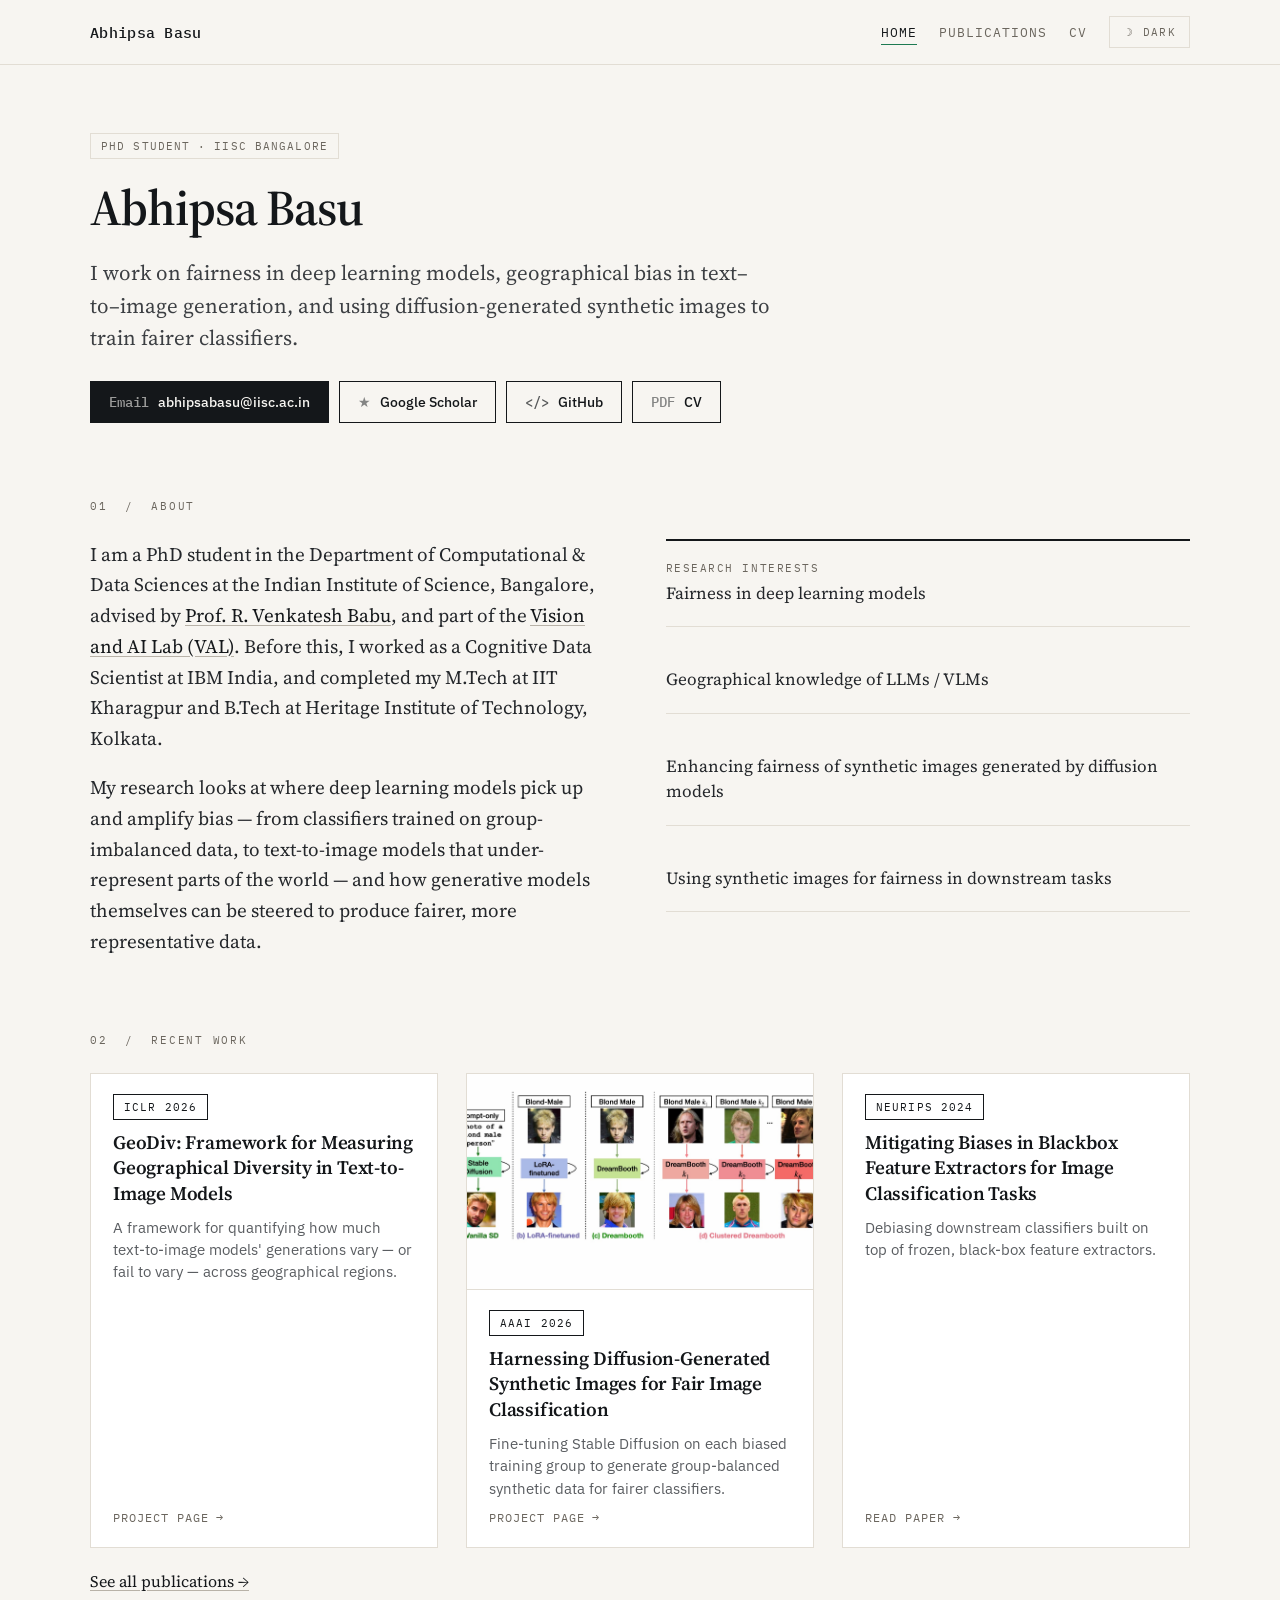
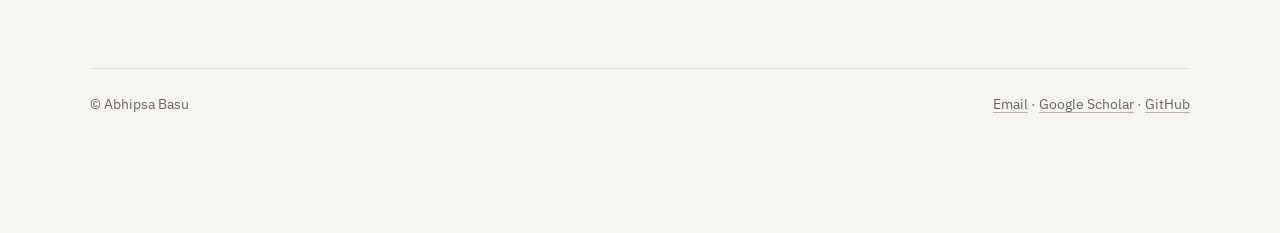
<file: index.html>
<!DOCTYPE html>
<html lang="en">
<head>
<meta charset="utf-8">
<meta name="viewport" content="width=device-width, initial-scale=1">
<title>Abhipsa Basu</title>
<meta name="description" content="Abhipsa Basu &mdash; PhD student at IISc Bangalore working on fairness in deep learning, diffusion models, and geographical bias in text-to-image models.">
<link rel="preconnect" href="https://fonts.googleapis.com" />
<link rel="preconnect" href="https://fonts.gstatic.com" crossorigin />
<link href="https://fonts.googleapis.com/css2?family=Source+Serif+4:opsz,wght@8..60,300;8..60,400;8..60,600;8..60,700&family=IBM+Plex+Mono:wght@400;500;600&family=IBM+Plex+Sans:wght@400;500;600&display=swap" rel="stylesheet" />
<link rel="stylesheet" href="assets/css/site.css" />
</head>
<body data-page="home">

<nav class="site-nav">
  <div class="wrap">
    <a class="brand" href="index.html">Abhipsa Basu</a>
    <div class="links">
      <a href="index.html" data-page="home">Home</a>
      <a href="publications.html" data-page="publications">Publications</a>
      <a href="cv.html" data-page="cv">CV</a>
      <button type="button" class="theme-btn" id="themeBtn" title="Toggle theme">
        <span id="themeIcon">&#9789;</span><span id="themeLabel">Dark</span>
      </button>
    </div>
  </div>
</nav>

<div class="wrap">

  <header style="padding: clamp(40px, 6vw, 68px) 0 0; display:flex; flex-direction:column; gap: 22px;">
    <div class="badge soft" style="align-self:flex-start">PhD Student &middot; IISc Bangalore</div>
    <h1 class="page-title" style="max-width:20ch">Abhipsa Basu</h1>
    <p class="subtitle">I work on fairness in deep learning models, geographical bias in text&ndash;to&ndash;image generation, and using diffusion-generated synthetic images to train fairer classifiers.</p>
    <div class="links-row" style="display:flex; flex-wrap:wrap; gap:10px; padding-top:4px">
      <a class="btn btn-primary" href="mailto:abhipsabasu@iisc.ac.in"><span class="tag">Email</span> abhipsabasu@iisc.ac.in</a>
      <a class="btn" href="https://tinyurl.com/4u2xb65m" target="_blank" rel="noopener"><span class="tag" style="opacity:.5">&#9733;</span> Google Scholar</a>
      <a class="btn" href="https://github.com/abhipsabasu" target="_blank" rel="noopener"><span class="tag" style="opacity:.7">&lt;/&gt;</span> GitHub</a>
      <a class="btn" href="files/Abhipsa_Basu_CV.pdf" target="_blank" rel="noopener"><span class="tag" style="opacity:.5">PDF</span> CV</a>
    </div>
  </header>

  <section class="block" id="about">
    <div class="section-label">01 &nbsp;/&nbsp; About</div>
    <div class="grid-2">
      <div class="body-col">
        <p style="margin:0">I am a PhD student in the Department of Computational &amp; Data Sciences at the Indian Institute of Science, Bangalore, advised by <a href="http://cds.iisc.ac.in/faculty/venky/" target="_blank" rel="noopener">Prof. R. Venkatesh Babu</a>, and part of the <a href="https://val.cds.iisc.ac.in/" target="_blank" rel="noopener">Vision and AI Lab (VAL)</a>. Before this, I worked as a Cognitive Data Scientist at IBM India, and completed my M.Tech at IIT Kharagpur and B.Tech at Heritage Institute of Technology, Kolkata.</p>
        <p style="margin:0">My research looks at where deep learning models pick up and amplify bias &mdash; from classifiers trained on group-imbalanced data, to text-to-image models that under-represent parts of the world &mdash; and how generative models themselves can be steered to produce fairer, more representative data.</p>
      </div>
      <div class="feature-list">
        <div class="feature-item">
          <div class="feature-k">Research interests</div>
          <div class="feature-v">Fairness in deep learning models</div>
        </div>
        <div class="feature-item">
          <div class="feature-k">&nbsp;</div>
          <div class="feature-v">Geographical knowledge of LLMs / VLMs</div>
        </div>
        <div class="feature-item">
          <div class="feature-k">&nbsp;</div>
          <div class="feature-v">Enhancing fairness of synthetic images generated by diffusion models</div>
        </div>
        <div class="feature-item">
          <div class="feature-k">&nbsp;</div>
          <div class="feature-v">Using synthetic images for fairness in downstream tasks</div>
        </div>
      </div>
    </div>
  </section>

  <section class="block" id="highlights">
    <div class="section-label">02 &nbsp;/&nbsp; Recent work</div>
    <div class="card-grid">
      <a class="card" href="https://abhipsabasu.github.io/geodiv/" target="_blank" rel="noopener">
        <div class="body">
          <div class="card-badges"><span class="badge">ICLR 2026</span></div>
          <h3>GeoDiv: Framework for Measuring Geographical Diversity in Text-to-Image Models</h3>
          <p>A framework for quantifying how much text-to-image models' generations vary &mdash; or fail to vary &mdash; across geographical regions.</p>
          <span class="go">Project page &rarr;</span>
        </div>
      </a>
      <a class="card" href="projects/harnessing/index.html">
        <div class="thumb"><img src="projects/harnessing/assets/fig1-generation-approaches.jpg" alt="Four diffusion generation strategies compared: Vanilla SD, LoRA, DreamBooth, Clustered DreamBooth." /></div>
        <div class="body">
          <div class="card-badges"><span class="badge">AAAI 2026</span></div>
          <h3>Harnessing Diffusion-Generated Synthetic Images for Fair Image Classification</h3>
          <p>Fine-tuning Stable Diffusion on each biased training group to generate group-balanced synthetic data for fairer classifiers.</p>
          <span class="go">Project page &rarr;</span>
        </div>
      </a>
      <a class="card" href="https://proceedings.neurips.cc/paper_files/paper/2024/file/c023f4ec4c567ad48188e9b2ce6bdba7-Paper-Conference.pdf" target="_blank" rel="noopener">
        <div class="body">
          <div class="card-badges"><span class="badge">NeurIPS 2024</span></div>
          <h3>Mitigating Biases in Blackbox Feature Extractors for Image Classification Tasks</h3>
          <p>Debiasing downstream classifiers built on top of frozen, black-box feature extractors.</p>
          <span class="go">Read paper &rarr;</span>
        </div>
      </a>
    </div>
    <p style="margin:22px 0 0"><a href="publications.html">See all publications &rarr;</a></p>
  </section>

  <footer class="site">
    <span>&copy; Abhipsa Basu</span>
    <span>
      <a href="mailto:abhipsabasu@iisc.ac.in">Email</a> &middot;
      <a href="https://tinyurl.com/4u2xb65m" target="_blank" rel="noopener">Google Scholar</a> &middot;
      <a href="https://github.com/abhipsabasu" target="_blank" rel="noopener">GitHub</a>
    </span>
  </footer>
</div>

<script src="assets/js/site.js"></script>
</body>
</html>
</file>
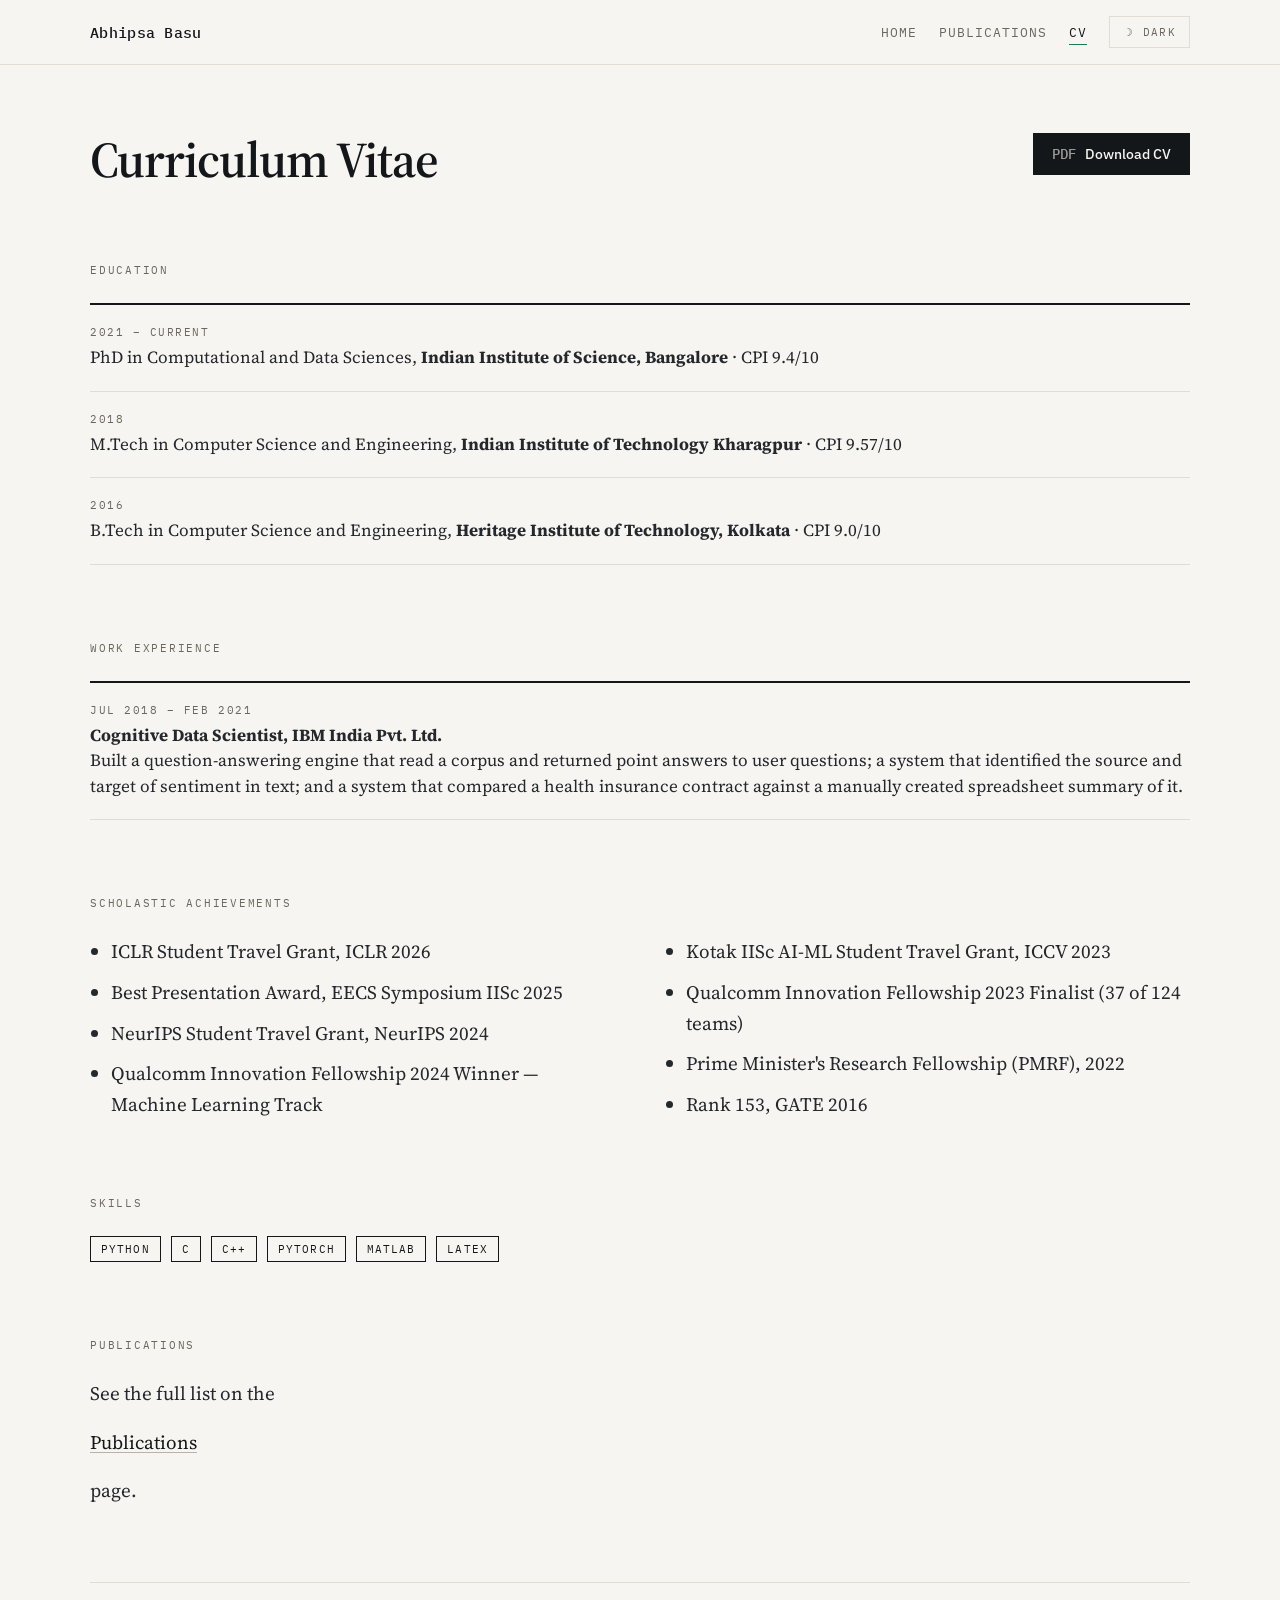
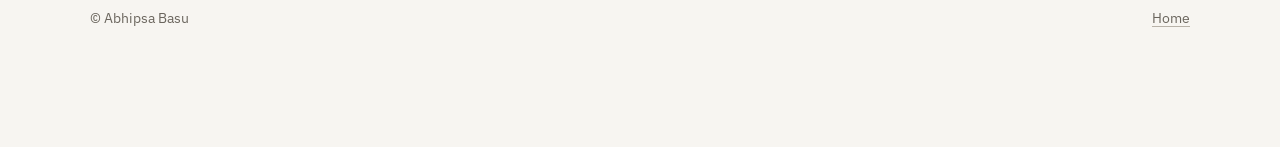
<file: cv.html>
<!DOCTYPE html>
<html lang="en">
<head>
<meta charset="utf-8">
<meta name="viewport" content="width=device-width, initial-scale=1">
<title>CV &middot; Abhipsa Basu</title>
<link rel="preconnect" href="https://fonts.googleapis.com" />
<link rel="preconnect" href="https://fonts.gstatic.com" crossorigin />
<link href="https://fonts.googleapis.com/css2?family=Source+Serif+4:opsz,wght@8..60,300;8..60,400;8..60,600;8..60,700&family=IBM+Plex+Mono:wght@400;500;600&family=IBM+Plex+Sans:wght@400;500;600&display=swap" rel="stylesheet" />
<link rel="stylesheet" href="assets/css/site.css" />
</head>
<body data-page="cv">

<nav class="site-nav">
  <div class="wrap">
    <a class="brand" href="index.html">Abhipsa Basu</a>
    <div class="links">
      <a href="index.html" data-page="home">Home</a>
      <a href="publications.html" data-page="publications">Publications</a>
      <a href="cv.html" data-page="cv">CV</a>
      <button type="button" class="theme-btn" id="themeBtn" title="Toggle theme">
        <span id="themeIcon">&#9789;</span><span id="themeLabel">Dark</span>
      </button>
    </div>
  </div>
</nav>

<div class="wrap">
  <header style="padding: clamp(40px, 6vw, 68px) 0 0; display:flex; flex-direction:column; gap: 18px;">
    <div class="top-row" style="display:flex; align-items:flex-start; justify-content:space-between; gap:16px; flex-wrap:wrap;">
      <h1 class="page-title">Curriculum Vitae</h1>
      <a class="btn btn-primary" href="files/Abhipsa_Basu_CV.pdf" target="_blank" rel="noopener"><span class="tag" style="opacity:.6">PDF</span> Download CV</a>
    </div>
  </header>

  <section class="block" id="education">
    <div class="section-label">Education</div>
    <div class="feature-list">
      <div class="feature-item">
        <div class="feature-k">2021 &ndash; Current</div>
        <div class="feature-v">PhD in Computational and Data Sciences, <strong>Indian Institute of Science, Bangalore</strong> &middot; CPI 9.4/10</div>
      </div>
      <div class="feature-item">
        <div class="feature-k">2018</div>
        <div class="feature-v">M.Tech in Computer Science and Engineering, <strong>Indian Institute of Technology Kharagpur</strong> &middot; CPI 9.57/10</div>
      </div>
      <div class="feature-item">
        <div class="feature-k">2016</div>
        <div class="feature-v">B.Tech in Computer Science and Engineering, <strong>Heritage Institute of Technology, Kolkata</strong> &middot; CPI 9.0/10</div>
      </div>
    </div>
  </section>

  <section class="block" id="experience">
    <div class="section-label">Work experience</div>
    <div class="feature-list">
      <div class="feature-item">
        <div class="feature-k">Jul 2018 &ndash; Feb 2021</div>
        <div class="feature-v">
          <strong>Cognitive Data Scientist, IBM India Pvt. Ltd.</strong><br/>
          Built a question-answering engine that read a corpus and returned point answers to user questions; a system that identified the source and target of sentiment in text; and a system that compared a health insurance contract against a manually created spreadsheet summary of it.
        </div>
      </div>
    </div>
  </section>

  <section class="block" id="awards">
    <div class="section-label">Scholastic achievements</div>
    <div class="grid-2">
      <div class="body-col">
        <ul style="margin:0; padding-left: 1.1em; display:flex; flex-direction:column; gap:10px">
          <li>ICLR Student Travel Grant, ICLR 2026</li>
          <li>Best Presentation Award, EECS Symposium IISc 2025</li>
          <li>NeurIPS Student Travel Grant, NeurIPS 2024</li>
          <li>Qualcomm Innovation Fellowship 2024 Winner &mdash; Machine Learning Track</li>
        </ul>
      </div>
      <div class="body-col">
        <ul style="margin:0; padding-left: 1.1em; display:flex; flex-direction:column; gap:10px">
          <li>Kotak IISc AI-ML Student Travel Grant, ICCV 2023</li>
          <li>Qualcomm Innovation Fellowship 2023 Finalist (37 of 124 teams)</li>
          <li>Prime Minister's Research Fellowship (PMRF), 2022</li>
          <li>Rank 153, GATE 2016</li>
        </ul>
      </div>
    </div>
  </section>

  <section class="block" id="skills">
    <div class="section-label">Skills</div>
    <div class="tag-row">
      <span class="badge">Python</span>
      <span class="badge">C</span>
      <span class="badge">C++</span>
      <span class="badge">PyTorch</span>
      <span class="badge">MATLAB</span>
      <span class="badge">LaTeX</span>
    </div>
  </section>

  <section class="block" id="publications-link">
    <div class="section-label">Publications</div>
    <p class="body-col" style="margin:0">See the full list on the <a href="publications.html">Publications</a> page.</p>
  </section>

  <footer class="site">
    <span>&copy; Abhipsa Basu</span>
    <span><a href="index.html">Home</a></span>
  </footer>
</div>

<script src="assets/js/site.js"></script>
</body>
</html>
</file>
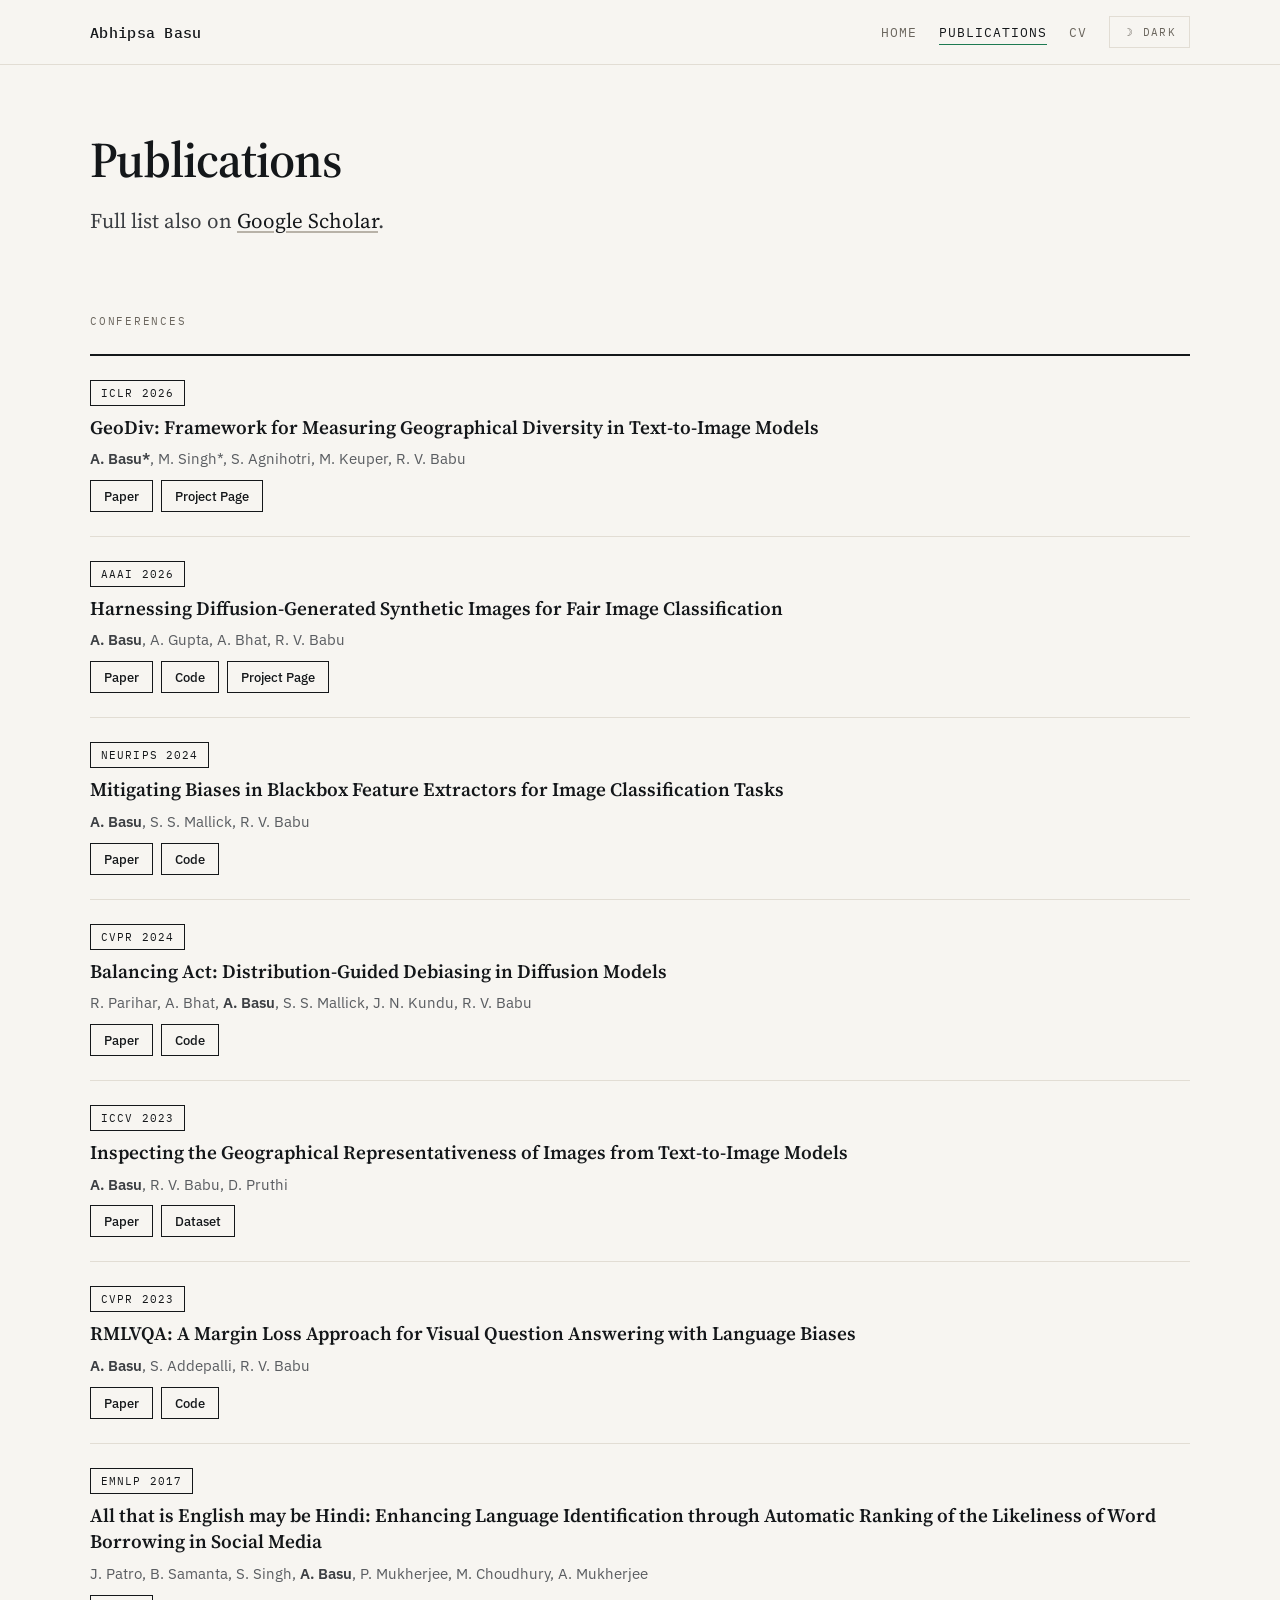
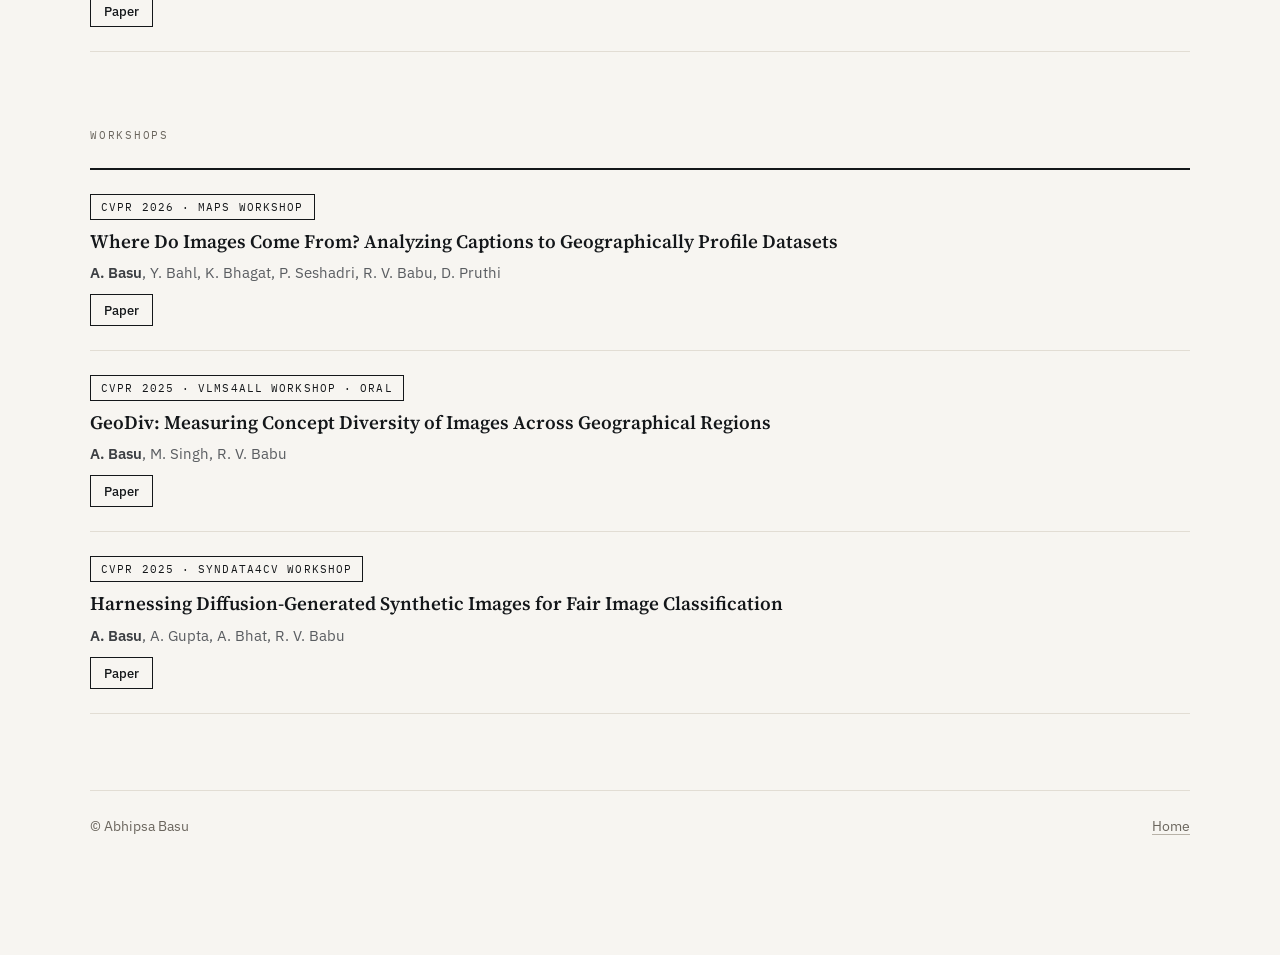
<file: publications.html>
<!DOCTYPE html>
<html lang="en">
<head>
<meta charset="utf-8">
<meta name="viewport" content="width=device-width, initial-scale=1">
<title>Publications &middot; Abhipsa Basu</title>
<link rel="preconnect" href="https://fonts.googleapis.com" />
<link rel="preconnect" href="https://fonts.gstatic.com" crossorigin />
<link href="https://fonts.googleapis.com/css2?family=Source+Serif+4:opsz,wght@8..60,300;8..60,400;8..60,600;8..60,700&family=IBM+Plex+Mono:wght@400;500;600&family=IBM+Plex+Sans:wght@400;500;600&display=swap" rel="stylesheet" />
<link rel="stylesheet" href="assets/css/site.css" />
</head>
<body data-page="publications">

<nav class="site-nav">
  <div class="wrap">
    <a class="brand" href="index.html">Abhipsa Basu</a>
    <div class="links">
      <a href="index.html" data-page="home">Home</a>
      <a href="publications.html" data-page="publications">Publications</a>
      <a href="cv.html" data-page="cv">CV</a>
      <button type="button" class="theme-btn" id="themeBtn" title="Toggle theme">
        <span id="themeIcon">&#9789;</span><span id="themeLabel">Dark</span>
      </button>
    </div>
  </div>
</nav>

<div class="wrap">
  <header style="padding: clamp(40px, 6vw, 68px) 0 0; display:flex; flex-direction:column; gap: 18px;">
    <h1 class="page-title">Publications</h1>
    <p class="subtitle">Full list also on <a href="https://tinyurl.com/4u2xb65m" target="_blank" rel="noopener">Google Scholar</a>.</p>
  </header>

  <section class="block" id="conferences">
    <div class="section-label">Conferences</div>
    <div class="pub-list">

      <div class="pub-item">
        <div class="pub-meta"><span class="badge">ICLR 2026</span></div>
        <div class="pub-title">GeoDiv: Framework for Measuring Geographical Diversity in Text-to-Image Models</div>
        <div class="pub-authors"><strong>A. Basu*</strong>, M. Singh*, S. Agnihotri, M. Keuper, R. V. Babu</div>
        <div class="pub-links">
          <a class="btn small" href="https://openreview.net/pdf?id=WliHWqTfAb" target="_blank" rel="noopener">Paper</a>
          <a class="btn small" href="https://abhipsabasu.github.io/geodiv/" target="_blank" rel="noopener">Project Page</a>
        </div>
      </div>

      <div class="pub-item">
        <div class="pub-meta"><span class="badge">AAAI 2026</span></div>
        <div class="pub-title">Harnessing Diffusion-Generated Synthetic Images for Fair Image Classification</div>
        <div class="pub-authors"><strong>A. Basu</strong>, A. Gupta, A. Bhat, R. V. Babu</div>
        <div class="pub-links">
          <a class="btn small" href="https://arxiv.org/pdf/2511.08711" target="_blank" rel="noopener">Paper</a>
          <a class="btn small" href="https://github.com/abhipsabasu/harnessing_diff_models" target="_blank" rel="noopener">Code</a>
          <a class="btn small" href="projects/harnessing/index.html">Project Page</a>
        </div>
      </div>

      <div class="pub-item">
        <div class="pub-meta"><span class="badge">NeurIPS 2024</span></div>
        <div class="pub-title">Mitigating Biases in Blackbox Feature Extractors for Image Classification Tasks</div>
        <div class="pub-authors"><strong>A. Basu</strong>, S. S. Mallick, R. V. Babu</div>
        <div class="pub-links">
          <a class="btn small" href="https://proceedings.neurips.cc/paper_files/paper/2024/file/c023f4ec4c567ad48188e9b2ce6bdba7-Paper-Conference.pdf" target="_blank" rel="noopener">Paper</a>
          <a class="btn small" href="https://github.com/abhipsabasu/blackbox_bias_mitigation" target="_blank" rel="noopener">Code</a>
        </div>
      </div>

      <div class="pub-item">
        <div class="pub-meta"><span class="badge">CVPR 2024</span></div>
        <div class="pub-title">Balancing Act: Distribution-Guided Debiasing in Diffusion Models</div>
        <div class="pub-authors">R. Parihar, A. Bhat, <strong>A. Basu</strong>, S. S. Mallick, J. N. Kundu, R. V. Babu</div>
        <div class="pub-links">
          <a class="btn small" href="https://openaccess.thecvf.com/content/CVPR2024/papers/Parihar_Balancing_Act_Distribution-Guided_Debiasing_in_Diffusion_Models_CVPR_2024_paper.pdf" target="_blank" rel="noopener">Paper</a>
          <a class="btn small" href="https://github.com/rishubhpar/debiasing_gen_models" target="_blank" rel="noopener">Code</a>
        </div>
      </div>

      <div class="pub-item">
        <div class="pub-meta"><span class="badge">ICCV 2023</span></div>
        <div class="pub-title">Inspecting the Geographical Representativeness of Images from Text-to-Image Models</div>
        <div class="pub-authors"><strong>A. Basu</strong>, R. V. Babu, D. Pruthi</div>
        <div class="pub-links">
          <a class="btn small" href="https://openaccess.thecvf.com/content/ICCV2023/papers/Basu_Inspecting_the_Geographical_Representativeness_of_Images_from_Text-to-Image_Models_ICCV_2023_paper.pdf" target="_blank" rel="noopener">Paper</a>
          <a class="btn small" href="https://github.com/val-iisc/Geographical_Representativeness" target="_blank" rel="noopener">Dataset</a>
        </div>
      </div>

      <div class="pub-item">
        <div class="pub-meta"><span class="badge">CVPR 2023</span></div>
        <div class="pub-title">RMLVQA: A Margin Loss Approach for Visual Question Answering with Language Biases</div>
        <div class="pub-authors"><strong>A. Basu</strong>, S. Addepalli, R. V. Babu</div>
        <div class="pub-links">
          <a class="btn small" href="https://openaccess.thecvf.com/content/CVPR2023/papers/Basu_RMLVQA_A_Margin_Loss_Approach_for_Visual_Question_Answering_With_CVPR_2023_paper.pdf" target="_blank" rel="noopener">Paper</a>
          <a class="btn small" href="https://github.com/val-iisc/RMLVQA" target="_blank" rel="noopener">Code</a>
        </div>
      </div>

      <div class="pub-item">
        <div class="pub-meta"><span class="badge">EMNLP 2017</span></div>
        <div class="pub-title">All that is English may be Hindi: Enhancing Language Identification through Automatic Ranking of the Likeliness of Word Borrowing in Social Media</div>
        <div class="pub-authors">J. Patro, B. Samanta, S. Singh, <strong>A. Basu</strong>, P. Mukherjee, M. Choudhury, A. Mukherjee</div>
        <div class="pub-links">
          <a class="btn small" href="https://arxiv.org/abs/1707.08446" target="_blank" rel="noopener">Paper</a>
        </div>
      </div>

    </div>
  </section>

  <section class="block" id="workshops">
    <div class="section-label">Workshops</div>
    <div class="pub-list">

      <div class="pub-item">
        <div class="pub-meta"><span class="badge">CVPR 2026 &middot; MAPS Workshop</span></div>
        <div class="pub-title">Where Do Images Come From? Analyzing Captions to Geographically Profile Datasets</div>
        <div class="pub-authors"><strong>A. Basu</strong>, Y. Bahl, K. Bhagat, P. Seshadri, R. V. Babu, D. Pruthi</div>
        <div class="pub-links">
          <a class="btn small" href="https://arxiv.org/pdf/2602.09775" target="_blank" rel="noopener">Paper</a>
        </div>
      </div>

      <div class="pub-item">
        <div class="pub-meta"><span class="badge">CVPR 2025 &middot; VLMs4All Workshop &middot; Oral</span></div>
        <div class="pub-title">GeoDiv: Measuring Concept Diversity of Images Across Geographical Regions</div>
        <div class="pub-authors"><strong>A. Basu</strong>, M. Singh, R. V. Babu</div>
        <div class="pub-links">
          <a class="btn small" href="https://openreview.net/pdf?id=AklC4jcZXW" target="_blank" rel="noopener">Paper</a>
        </div>
      </div>

      <div class="pub-item">
        <div class="pub-meta"><span class="badge">CVPR 2025 &middot; SynData4CV Workshop</span></div>
        <div class="pub-title">Harnessing Diffusion-Generated Synthetic Images for Fair Image Classification</div>
        <div class="pub-authors"><strong>A. Basu</strong>, A. Gupta, A. Bhat, R. V. Babu</div>
        <div class="pub-links">
          <a class="btn small" href="https://openreview.net/pdf?id=f4bVOfrD5h" target="_blank" rel="noopener">Paper</a>
        </div>
      </div>

    </div>
  </section>

  <footer class="site">
    <span>&copy; Abhipsa Basu</span>
    <span><a href="index.html">Home</a></span>
  </footer>
</div>

<script src="assets/js/site.js"></script>
</body>
</html>
</file>
<file: assets/css/site.css>
:root {
  --paper: #f7f5f1; --ink: #14171a; --surface: #ffffff; --figbg: #ffffff;
  --line: #e2ddd4; --line2: #eeeae3; --track: #d6d0c6; --dash: #c2bcb2;
  --text: #24272b; --text2: #3c3f43; --text3: #5a5d61;
  --muted: #6b665e; --muted2: #8a847a; --muted3: #b0a99e;
  --accent: #1d7a52; --hl: rgba(44,168,107,0.07);
  --code-bg: #14171a; --code-fg: #e8e4dc;
  --figfilter: none;
}
[data-theme="dark"] {
  --paper: #15161a; --ink: #f2efe9; --surface: #1c1e23; --figbg: #f4f2ee;
  --line: #2f3238; --line2: #26282d; --track: #3a3d43; --dash: #4a4e55;
  --text: #e6e3dd; --text2: #cbc7c0; --text3: #a9a49b;
  --muted: #918b82; --muted2: #7f7a71; --muted3: #605c55;
  --accent: #4ec48a; --hl: rgba(78,196,138,0.13);
  --code-bg: #0e0f12; --code-fg: #e8e4dc;
  --figfilter: saturate(0.94) brightness(0.97);
}

html { scroll-behavior: smooth; background: var(--paper); }
html, body { overflow-x: clip; max-width: 100%; }
* { box-sizing: border-box; }
img { filter: var(--figfilter); max-width: 100%; }
body {
  margin: 0; background: var(--paper); color: var(--ink);
  font-family: "Source Serif 4", Georgia, serif; -webkit-font-smoothing: antialiased;
}
html, body, section, figure, nav, header, footer, div, span, p, h1, h2, h3, a, button, pre, img {
  transition: background-color 380ms ease, color 380ms ease, border-color 380ms ease, filter 380ms ease;
}
@media (prefers-reduced-motion: reduce) {
  html, body, section, figure, nav, header, footer, div, span, p, h1, h2, h3, a, button, pre, img { transition: none; }
}
[id] { scroll-margin-top: 86px; }
a { color: var(--ink); text-decoration-color: #b8b2a8; text-underline-offset: 3px; }
a:hover { color: var(--accent); text-decoration-color: var(--accent); }
.mono { font-family: 'IBM Plex Mono', monospace; }
.sans { font-family: 'IBM Plex Sans', sans-serif; }

.wrap { max-width: 1180px; margin: 0 auto; padding: 0 clamp(18px, 5vw, 40px) 120px; }

/* site-wide top nav */
.site-nav {
  position: sticky; top: 0; z-index: 40; background: var(--paper);
  border-bottom: 1px solid var(--line);
}
.site-nav .wrap { padding: 16px clamp(18px, 5vw, 40px); display: flex; align-items: center; justify-content: space-between; gap: 16px; flex-wrap: wrap; max-width: 1180px; }
.site-nav .brand { font-family: 'IBM Plex Mono', monospace; font-size: 15px; letter-spacing: 0.02em; text-decoration: none; color: var(--ink); font-weight: 500; }
.site-nav .brand:hover { color: var(--accent); }
.site-nav .links { display: flex; align-items: center; gap: 22px; flex-wrap: wrap; }
.site-nav .links a {
  font-family: 'IBM Plex Mono', monospace; font-size: 12.5px; letter-spacing: 0.08em; text-transform: uppercase;
  text-decoration: none; color: var(--muted); padding: 4px 0; border-bottom: 1px solid transparent;
}
.site-nav .links a:hover, .site-nav .links a.active { color: var(--ink); border-bottom-color: var(--accent); }
.theme-btn {
  display: inline-flex; align-items: center; gap: 8px; padding: 8px 13px; cursor: pointer;
  background: transparent; border: 1px solid var(--line); color: var(--muted);
  font-family: 'IBM Plex Mono', monospace; font-size: 11px; letter-spacing: 0.12em; text-transform: uppercase;
}
.theme-btn:hover { border-color: var(--ink); color: var(--ink); }

.badge { display: inline-block; padding: 5px 10px; border: 1px solid var(--ink); color: var(--ink); font-family: 'IBM Plex Mono', monospace; font-size: 11px; letter-spacing: 0.1em; text-transform: uppercase; }
.badge.soft { border-color: var(--line); color: var(--muted); }

.btn {
  display: inline-flex; align-items: center; gap: 9px; padding: 11px 18px; text-decoration: none;
  font-family: 'IBM Plex Sans', sans-serif; font-size: 14px; font-weight: 500; cursor: pointer;
  border: 1px solid var(--ink); background: transparent; color: var(--ink);
}
.btn-primary { background: var(--ink); color: var(--paper); border-color: var(--ink); }
.btn-primary:hover { background: var(--accent); color: var(--paper); border-color: var(--accent); }
.btn:not(.btn-primary):hover { background: var(--ink); color: var(--paper); }
.btn.small { padding: 7px 13px; font-size: 12.5px; }
.btn .tag { font-family: 'IBM Plex Mono', monospace; opacity: 0.6; }

section.block { padding: clamp(48px, 7vw, 76px) 0 0; }
.section-label { font-family: 'IBM Plex Mono', monospace; font-size: 11px; letter-spacing: 0.16em; text-transform: uppercase; color: var(--muted); margin-bottom: 26px; }

h1.page-title { margin: 0; font-size: clamp(30px, 5.6vw, 50px); line-height: 1.08; font-weight: 600; letter-spacing: -0.02em; max-width: 26ch; text-wrap: balance; }
.subtitle { margin: 0; max-width: 68ch; font-size: clamp(17px, 2.2vw, 21px); line-height: 1.55; color: var(--text2); }

.grid-2 { display: grid; grid-template-columns: repeat(auto-fit, minmax(320px, 1fr)); gap: clamp(28px, 4vw, 56px); align-items: start; }
.body-col { display: flex; flex-direction: column; gap: 18px; font-size: clamp(16px, 2vw, 19px); line-height: 1.62; color: var(--text); }

.feature-list { display: flex; flex-direction: column; border-top: 2px solid var(--ink); }
.feature-item { display: flex; flex-direction: column; gap: 6px; padding: 20px 0; border-bottom: 1px solid var(--line); }
.feature-k { font-family: 'IBM Plex Mono', monospace; font-size: 11px; letter-spacing: 0.14em; text-transform: uppercase; color: var(--muted); }
.feature-v { font-size: 17px; line-height: 1.5; color: var(--text); }

.tag-row { display: flex; flex-wrap: wrap; gap: 8px 10px; }
.tag-row .badge { cursor: default; }

/* publication list */
.pub-list { display: flex; flex-direction: column; border-top: 2px solid var(--ink); }
.pub-item { padding: 24px 0; border-bottom: 1px solid var(--line); display: flex; flex-direction: column; gap: 8px; }
.pub-venue-group { margin: 44px 0 18px; }
.pub-venue-group:first-child { margin-top: 0; }
.pub-title { font-size: 19px; font-weight: 600; line-height: 1.4; color: var(--ink); }
.pub-authors { font-family: 'IBM Plex Sans', sans-serif; font-size: 14.5px; color: var(--text3); line-height: 1.5; }
.pub-authors strong { color: var(--text2); font-weight: 600; }
.pub-meta { display: flex; align-items: center; gap: 10px; flex-wrap: wrap; }
.pub-links { display: flex; gap: 8px; flex-wrap: wrap; margin-top: 2px; }

/* project cards */
.card-grid { display: grid; grid-template-columns: repeat(auto-fit, minmax(300px, 1fr)); gap: 28px; }
.card { border: 1px solid var(--line); background: var(--surface); display: flex; flex-direction: column; text-decoration: none; color: var(--ink); }
.card:hover { border-color: var(--ink); }
.card .thumb { aspect-ratio: 16/10; overflow: hidden; background: var(--figbg); border-bottom: 1px solid var(--line); }
.card .thumb img { width: 100%; height: 100%; object-fit: cover; display: block; }
.card .body { padding: 20px 22px 22px; display: flex; flex-direction: column; gap: 10px; flex: 1; }
.card .card-badges { display: flex; gap: 8px; flex-wrap: wrap; }
.card h3 { margin: 0; font-size: 19px; line-height: 1.35; font-weight: 600; letter-spacing: -0.01em; }
.card p { margin: 0; font-family: 'IBM Plex Sans', sans-serif; font-size: 14.5px; line-height: 1.55; color: var(--text3); flex: 1; }
.card .go { margin-top: auto; font-family: 'IBM Plex Mono', monospace; font-size: 12px; letter-spacing: 0.08em; text-transform: uppercase; color: var(--muted); }
.card:hover .go { color: var(--accent); }

.data-table { border-top: 2px solid var(--ink); overflow-x: auto; }
.t-head, .t-row { display: grid; align-items: baseline; }
.t-head { padding: 12px 0; border-bottom: 1px solid var(--ink); font-family: 'IBM Plex Mono', monospace; font-size: 10.5px; letter-spacing: 0.08em; text-transform: uppercase; color: var(--muted); }
.t-row { padding: 14px 0; border-bottom: 1px solid var(--line); font-size: 16px; }
.t-name { font-weight: 400; }
.t-cell { text-align: right; font-family: 'IBM Plex Mono', monospace; font-size: 14.5px; }

footer.site { margin-top: 76px; padding-top: 26px; border-top: 1px solid var(--line); display: flex; justify-content: space-between; gap: 24px; flex-wrap: wrap; font-family: 'IBM Plex Sans', sans-serif; font-size: 14px; color: var(--muted); }
footer.site a { color: var(--muted); }
footer.site a:hover { color: var(--accent); }

@media (max-width: 620px) {
  .site-nav .links { gap: 14px; }
}
</file>
